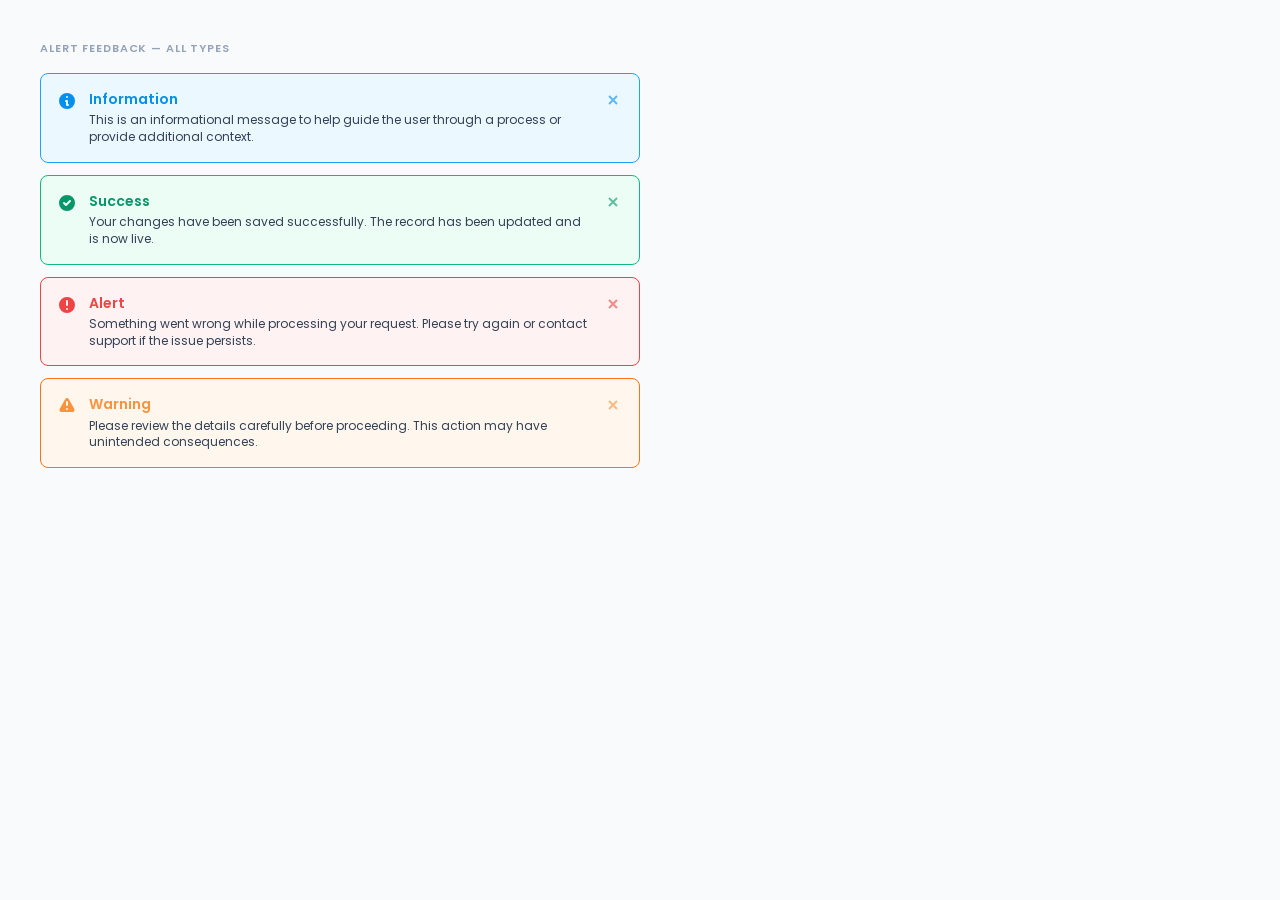
<file: components/alert/alert.html>
<!DOCTYPE html>
<html lang="en">
<head>
  <meta charset="UTF-8">
  <meta name="viewport" content="width=device-width, initial-scale=1.0">
  <title>Alert — AssetTrace Design System</title>
  <link href="https://fonts.googleapis.com/css2?family=Poppins:wght@400;500;600;700&display=swap" rel="stylesheet">
  <link rel="stylesheet" href="../../tokens/colors.css">
  <link rel="stylesheet" href="../../tokens/semantic-colors.css">
  <link rel="stylesheet" href="../../tokens/spacing.css">
  <link rel="stylesheet" href="../../tokens/typography.css">
  <link rel="stylesheet" href="alert.css">
  <style>
    body { font-family: 'Poppins', sans-serif; background: #f8fafc; padding: 32px; }
    .section { margin-bottom: 48px; }
    .section-title { font-size: 11px; font-weight: 600; color: #94a3b8; text-transform: uppercase; letter-spacing: 0.08em; margin-bottom: 16px; }
    .stack { display: flex; flex-direction: column; gap: 12px; }
  </style>
</head>
<body>

  <div class="section">
    <div class="section-title">Alert Feedback — All Types</div>
    <div class="stack">

      <!-- Information -->
      <div class="alert alert--information">
        <svg class="alert__icon" viewBox="0 0 20 20" fill="currentColor">
          <path fill-rule="evenodd" d="M18 10a8 8 0 11-16 0 8 8 0 0116 0zm-7-4a1 1 0 11-2 0 1 1 0 012 0zM9 9a1 1 0 000 2v3a1 1 0 001 1h1a1 1 0 100-2v-3a1 1 0 00-1-1H9z" clip-rule="evenodd"/>
        </svg>
        <div class="alert__body">
          <p class="alert__title">Information</p>
          <p class="alert__message">This is an informational message to help guide the user through a process or provide additional context.</p>
        </div>
        <button class="alert__close" onclick="this.closest('.alert').classList.add('alert--dismissed')" aria-label="Close">
          <svg viewBox="0 0 16 16" fill="none" stroke="currentColor" stroke-width="2"><path d="M4 4l8 8M12 4l-8 8"/></svg>
        </button>
      </div>

      <!-- Success -->
      <div class="alert alert--success">
        <svg class="alert__icon" viewBox="0 0 20 20" fill="currentColor">
          <path fill-rule="evenodd" d="M10 18a8 8 0 100-16 8 8 0 000 16zm3.707-9.293a1 1 0 00-1.414-1.414L9 10.586 7.707 9.293a1 1 0 00-1.414 1.414l2 2a1 1 0 001.414 0l4-4z" clip-rule="evenodd"/>
        </svg>
        <div class="alert__body">
          <p class="alert__title">Success</p>
          <p class="alert__message">Your changes have been saved successfully. The record has been updated and is now live.</p>
        </div>
        <button class="alert__close" onclick="this.closest('.alert').classList.add('alert--dismissed')" aria-label="Close">
          <svg viewBox="0 0 16 16" fill="none" stroke="currentColor" stroke-width="2"><path d="M4 4l8 8M12 4l-8 8"/></svg>
        </button>
      </div>

      <!-- Error / Alert -->
      <div class="alert alert--error">
        <svg class="alert__icon" viewBox="0 0 20 20" fill="currentColor">
          <path fill-rule="evenodd" d="M18 10a8 8 0 11-16 0 8 8 0 0116 0zm-7 4a1 1 0 11-2 0 1 1 0 012 0zm-1-9a1 1 0 00-1 1v4a1 1 0 102 0V6a1 1 0 00-1-1z" clip-rule="evenodd"/>
        </svg>
        <div class="alert__body">
          <p class="alert__title">Alert</p>
          <p class="alert__message">Something went wrong while processing your request. Please try again or contact support if the issue persists.</p>
        </div>
        <button class="alert__close" onclick="this.closest('.alert').classList.add('alert--dismissed')" aria-label="Close">
          <svg viewBox="0 0 16 16" fill="none" stroke="currentColor" stroke-width="2"><path d="M4 4l8 8M12 4l-8 8"/></svg>
        </button>
      </div>

      <!-- Warning -->
      <div class="alert alert--warning">
        <svg class="alert__icon" viewBox="0 0 20 20" fill="currentColor">
          <path fill-rule="evenodd" d="M8.257 3.099c.765-1.36 2.722-1.36 3.486 0l5.58 9.92c.75 1.334-.213 2.98-1.742 2.98H4.42c-1.53 0-2.493-1.646-1.743-2.98l5.58-9.92zM11 13a1 1 0 11-2 0 1 1 0 012 0zm-1-8a1 1 0 00-1 1v3a1 1 0 002 0V6a1 1 0 00-1-1z" clip-rule="evenodd"/>
        </svg>
        <div class="alert__body">
          <p class="alert__title">Warning</p>
          <p class="alert__message">Please review the details carefully before proceeding. This action may have unintended consequences.</p>
        </div>
        <button class="alert__close" onclick="this.closest('.alert').classList.add('alert--dismissed')" aria-label="Close">
          <svg viewBox="0 0 16 16" fill="none" stroke="currentColor" stroke-width="2"><path d="M4 4l8 8M12 4l-8 8"/></svg>
        </button>
      </div>

    </div>
  </div>

</body>
</html>
</file>
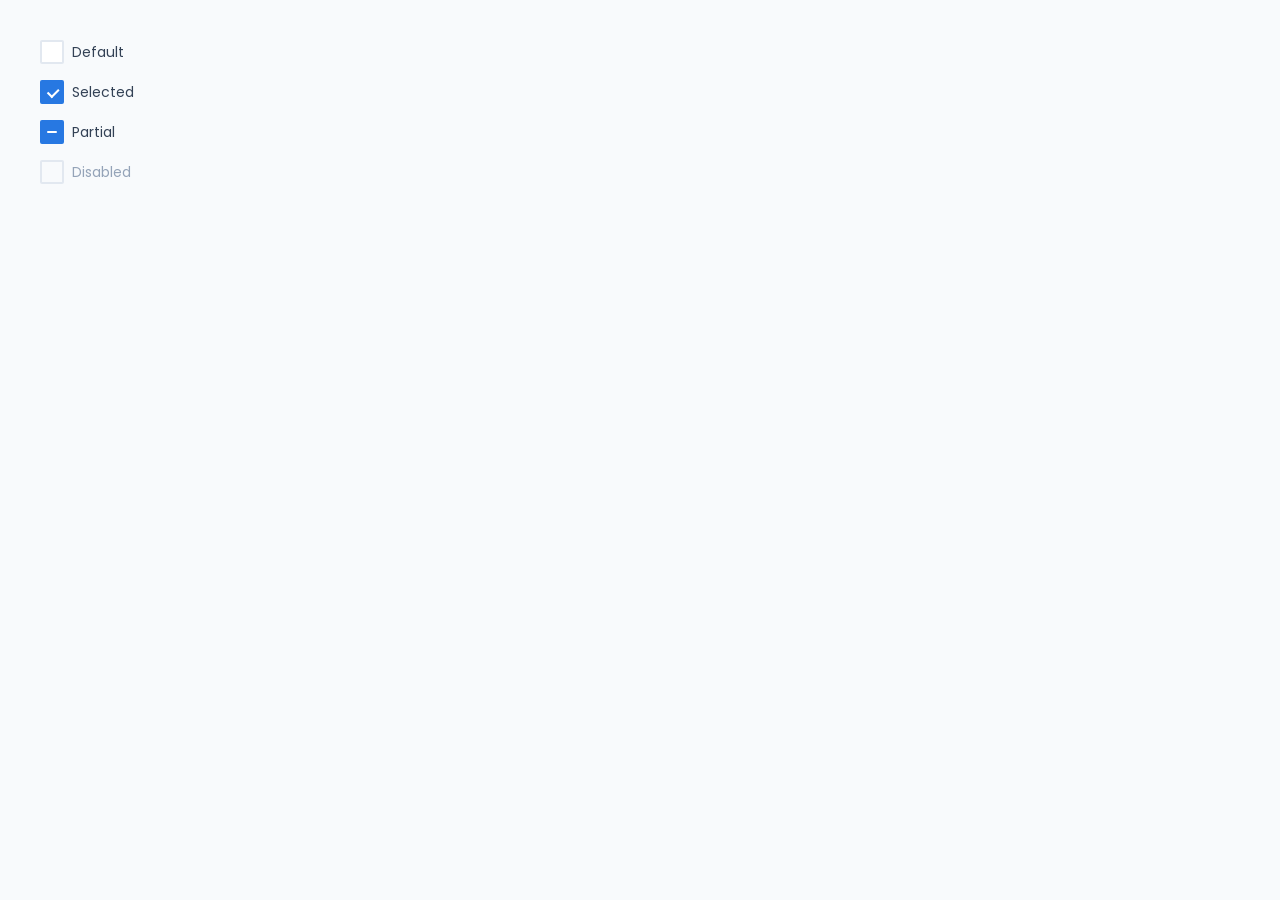
<file: components/checkbox/checkbox.html>
<!DOCTYPE html>
<html lang="en">
<head>
  <meta charset="UTF-8">
  <title>Checkbox — AssetTrace Design System</title>
  <link href="https://fonts.googleapis.com/css2?family=Poppins:wght@400;500;600;700&display=swap" rel="stylesheet">
  <link rel="stylesheet" href="../../tokens/colors.css">
  <link rel="stylesheet" href="../../tokens/semantic-colors.css">
  <link rel="stylesheet" href="../../tokens/spacing.css">
  <link rel="stylesheet" href="../../tokens/typography.css">
  <link rel="stylesheet" href="checkbox.css">
  <style>body{font-family:'Poppins',sans-serif;background:#f8fafc;padding:32px}.col{display:flex;flex-direction:column;gap:16px}</style>
</head>
<body>
  <div class="col">
    <label class="checkbox-wrapper"><input type="checkbox"><div class="checkbox"></div><span class="checkbox-label">Default</span></label>
    <label class="checkbox-wrapper"><input type="checkbox" checked><div class="checkbox checkbox--selected"></div><span class="checkbox-label">Selected</span></label>
    <label class="checkbox-wrapper"><input type="checkbox"><div class="checkbox checkbox--partial"></div><span class="checkbox-label">Partial</span></label>
    <label class="checkbox-wrapper checkbox-wrapper--disabled"><input type="checkbox" disabled><div class="checkbox checkbox--disabled"></div><span class="checkbox-label">Disabled</span></label>
  </div>
</body></html>
</file>
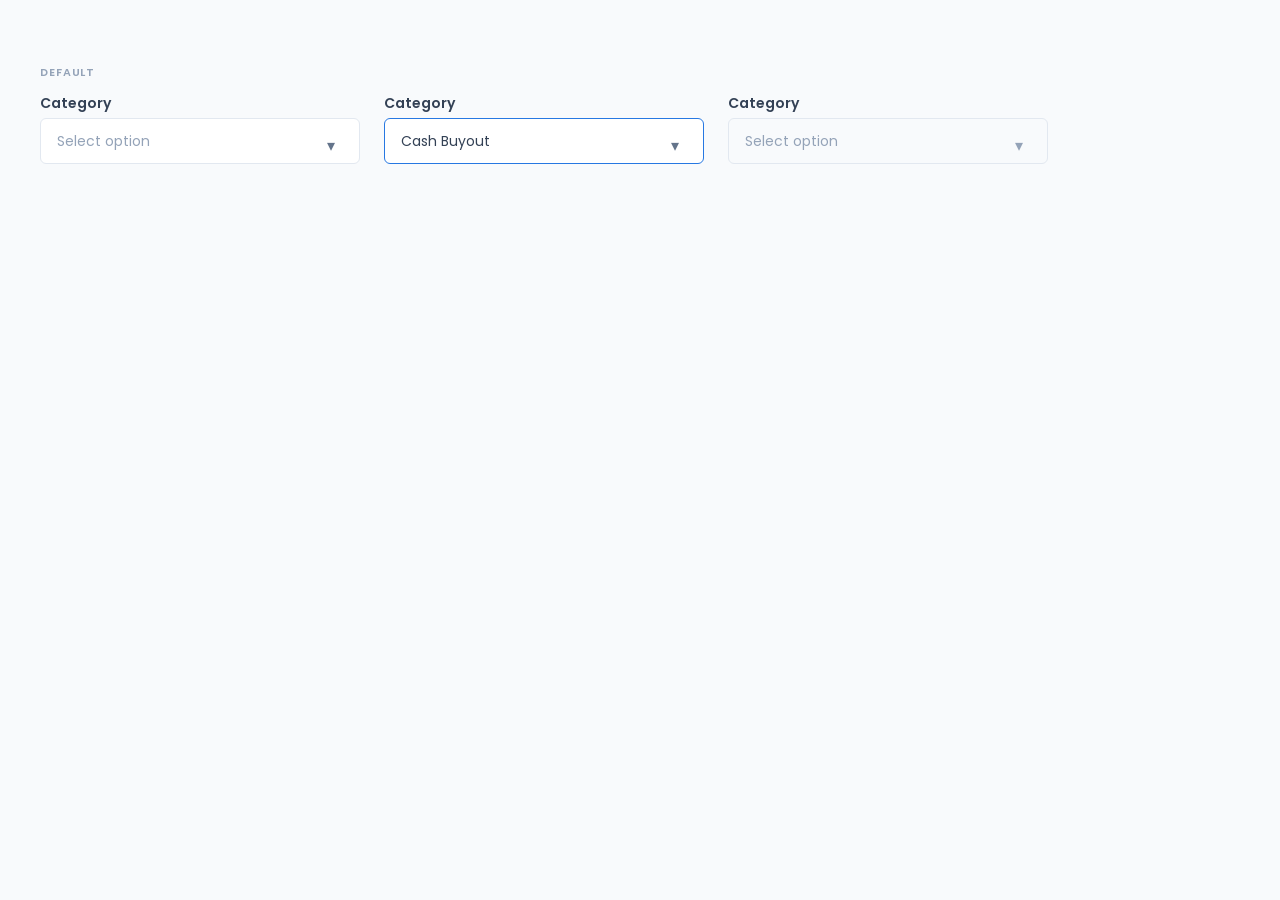
<file: components/dropdown/dropdown.html>
<!DOCTYPE html>
<html lang="en">
<head>
  <meta charset="UTF-8">
  <title>Dropdown — AssetTrace Design System</title>
  <link href="https://fonts.googleapis.com/css2?family=Poppins:wght@400;500;600;700&display=swap" rel="stylesheet">
  <link rel="stylesheet" href="../../tokens/colors.css">
  <link rel="stylesheet" href="../../tokens/semantic-colors.css">
  <link rel="stylesheet" href="../../tokens/spacing.css">
  <link rel="stylesheet" href="../../tokens/typography.css">
  <link rel="stylesheet" href="dropdown.css">
  <style>body{font-family:'Poppins',sans-serif;background:#f8fafc;padding:32px}.grid{display:flex;flex-wrap:wrap;gap:24px}.s{font-size:11px;font-weight:600;color:#94a3b8;text-transform:uppercase;letter-spacing:.08em;margin:24px 0 12px}</style>
</head>
<body>
  <div class="s">Default</div>
  <div class="grid">
    <div class="dropdown-group"><label class="dropdown-group__label">Category</label><div class="dropdown"><span class="dropdown__text">Select option</span><span class="dropdown__arrow">▾</span></div></div>
    <div class="dropdown-group"><label class="dropdown-group__label">Category</label><div class="dropdown dropdown--selected"><span class="dropdown__text dropdown__text--selected">Cash Buyout</span><span class="dropdown__arrow">▾</span></div></div>
    <div class="dropdown-group"><label class="dropdown-group__label">Category</label><div class="dropdown dropdown--disable"><span class="dropdown__text">Select option</span><span class="dropdown__arrow">▾</span></div></div>
  </div>
</body></html>
</file>
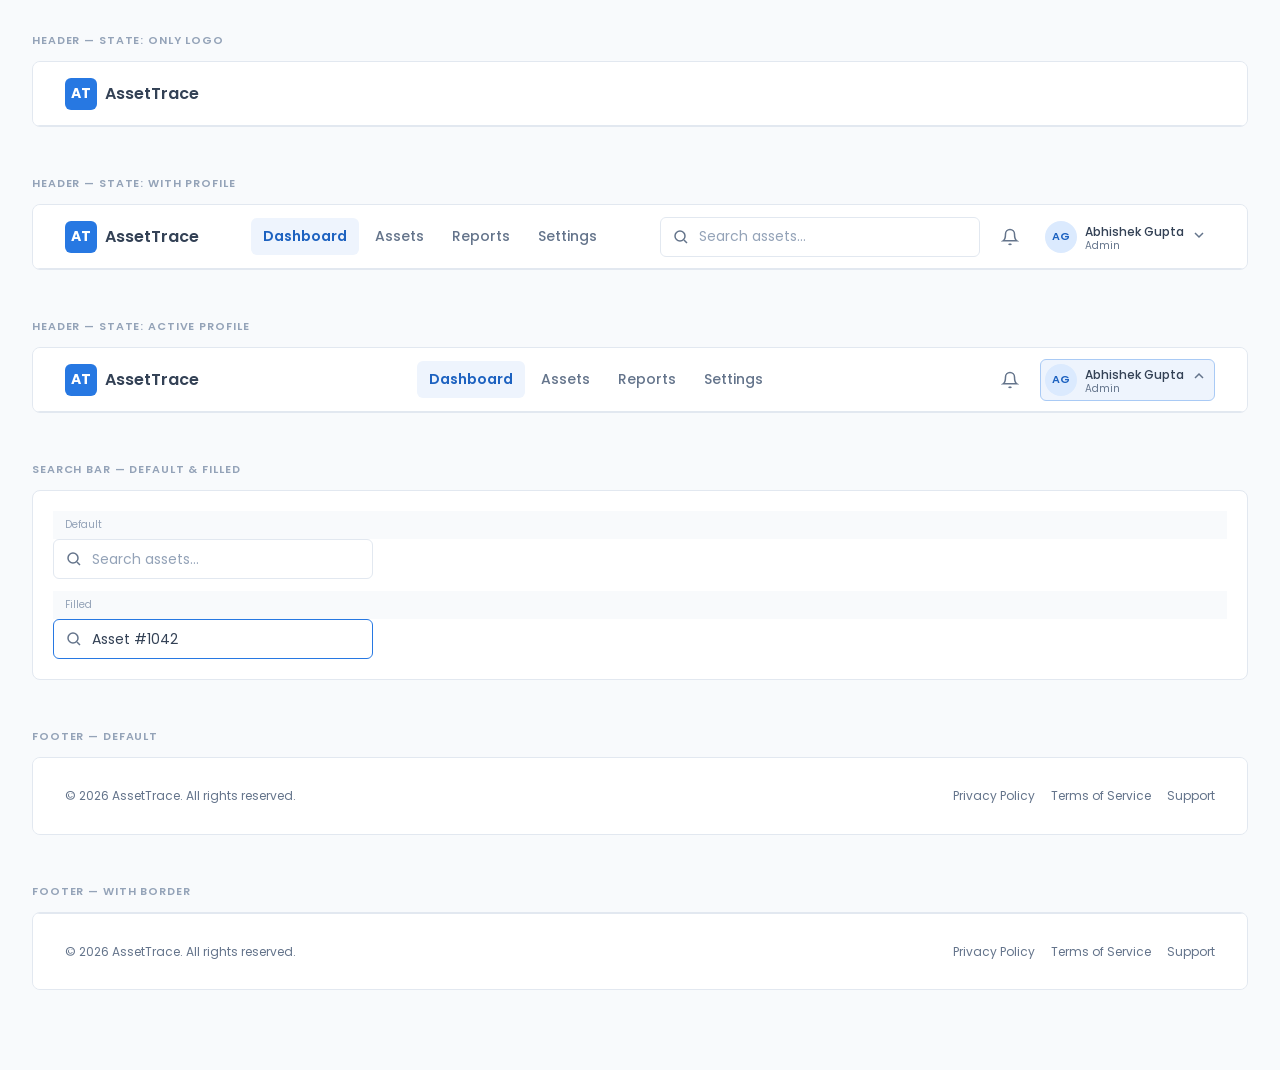
<file: components/header-footer/header-footer.html>
<!DOCTYPE html>
<html lang="en">
<head>
  <meta charset="UTF-8">
  <meta name="viewport" content="width=device-width, initial-scale=1.0">
  <title>Header & Footer — AssetTrace Design System</title>
  <link href="https://fonts.googleapis.com/css2?family=Poppins:wght@400;500;600;700&display=swap" rel="stylesheet">
  <link rel="stylesheet" href="../../tokens/colors.css">
  <link rel="stylesheet" href="../../tokens/semantic-colors.css">
  <link rel="stylesheet" href="../../tokens/spacing.css">
  <link rel="stylesheet" href="../../tokens/typography.css">
  <link rel="stylesheet" href="header-footer.css">
  <style>
    body { font-family: 'Poppins', sans-serif; background: #f8fafc; padding: 32px; margin: 0; }
    .section { margin-bottom: 48px; }
    .section-title { font-size: 11px; font-weight: 600; color: #94a3b8; text-transform: uppercase; letter-spacing: 0.08em; margin-bottom: 12px; }
    .demo-box { border: 1px solid #e2e8f0; border-radius: 8px; overflow: hidden; }
    .demo-label { font-size: 10px; color: #94a3b8; padding: 6px 12px; background: #f8fafc; }
  </style>
</head>
<body>

  <!-- HEADER: Only Logo -->
  <div class="section">
    <div class="section-title">Header — State: Only Logo</div>
    <div class="demo-box">
      <header class="header">
        <a href="#" class="header__logo">
          <div class="header__logo-mark">AT</div>
          <span class="header__logo-name">AssetTrace</span>
        </a>
      </header>
    </div>
  </div>

  <!-- HEADER: With Profile -->
  <div class="section">
    <div class="section-title">Header — State: With Profile</div>
    <div class="demo-box">
      <header class="header">
        <a href="#" class="header__logo">
          <div class="header__logo-mark">AT</div>
          <span class="header__logo-name">AssetTrace</span>
        </a>

        <nav class="header__nav">
          <a href="#" class="header__nav-link header__nav-link--active">Dashboard</a>
          <a href="#" class="header__nav-link">Assets</a>
          <a href="#" class="header__nav-link">Reports</a>
          <a href="#" class="header__nav-link">Settings</a>
        </nav>

        <div class="header__actions">
          <div class="search-bar">
            <span class="search-bar__icon">
              <svg viewBox="0 0 16 16" fill="none" stroke="currentColor" stroke-width="1.5">
                <circle cx="7" cy="7" r="5"/><path d="M11 11l3 3"/>
              </svg>
            </span>
            <input class="search-bar__input" type="text" placeholder="Search assets…">
          </div>

          <button class="header__icon-btn" aria-label="Notifications">
            <svg viewBox="0 0 24 24" fill="none" stroke="currentColor" stroke-width="2">
              <path d="M18 8A6 6 0 006 8c0 7-3 9-3 9h18s-3-2-3-9M13.73 21a2 2 0 01-3.46 0"/>
            </svg>
          </button>

          <div class="header__profile">
            <div class="avatar avatar--text avatar--sm" style="width:32px;height:32px;border-radius:50%;background:#dbeafe;color:#1d62c0;font-size:11px;font-weight:600;display:inline-flex;align-items:center;justify-content:center;font-family:'Poppins',sans-serif;">AG</div>
            <div class="header__profile-info">
              <div class="header__profile-name">Abhishek Gupta</div>
              <div class="header__profile-role">Admin</div>
            </div>
            <span class="header__profile-chevron">
              <svg viewBox="0 0 14 14" fill="none" stroke="currentColor" stroke-width="1.5"><path d="M3 5l4 4 4-4"/></svg>
            </span>
          </div>
        </div>
      </header>
    </div>
  </div>

  <!-- HEADER: Active Profile -->
  <div class="section">
    <div class="section-title">Header — State: Active Profile</div>
    <div class="demo-box">
      <header class="header">
        <a href="#" class="header__logo">
          <div class="header__logo-mark">AT</div>
          <span class="header__logo-name">AssetTrace</span>
        </a>

        <nav class="header__nav">
          <a href="#" class="header__nav-link header__nav-link--active">Dashboard</a>
          <a href="#" class="header__nav-link">Assets</a>
          <a href="#" class="header__nav-link">Reports</a>
          <a href="#" class="header__nav-link">Settings</a>
        </nav>

        <div class="header__actions">
          <button class="header__icon-btn" aria-label="Notifications">
            <svg viewBox="0 0 24 24" fill="none" stroke="currentColor" stroke-width="2">
              <path d="M18 8A6 6 0 006 8c0 7-3 9-3 9h18s-3-2-3-9M13.73 21a2 2 0 01-3.46 0"/>
            </svg>
          </button>

          <div class="header__profile header__profile--active">
            <div style="width:32px;height:32px;border-radius:50%;background:#dbeafe;color:#1d62c0;font-size:11px;font-weight:600;display:inline-flex;align-items:center;justify-content:center;font-family:'Poppins',sans-serif;">AG</div>
            <div class="header__profile-info">
              <div class="header__profile-name">Abhishek Gupta</div>
              <div class="header__profile-role">Admin</div>
            </div>
            <span class="header__profile-chevron">
              <svg viewBox="0 0 14 14" fill="none" stroke="currentColor" stroke-width="1.5"><path d="M3 7l4-4 4 4"/></svg>
            </span>
          </div>
        </div>
      </header>
    </div>
  </div>

  <!-- SEARCH BAR states -->
  <div class="section">
    <div class="section-title">Search Bar — Default &amp; Filled</div>
    <div style="display:flex;flex-direction:column;gap:12px;padding:20px;background:#fff;border-radius:8px;border:1px solid #e2e8f0;">
      <div>
        <div class="demo-label">Default</div>
        <div class="search-bar">
          <span class="search-bar__icon"><svg viewBox="0 0 16 16" fill="none" stroke="currentColor" stroke-width="1.5"><circle cx="7" cy="7" r="5"/><path d="M11 11l3 3"/></svg></span>
          <input class="search-bar__input" type="text" placeholder="Search assets…">
        </div>
      </div>
      <div>
        <div class="demo-label">Filled</div>
        <div class="search-bar search-bar--filled">
          <span class="search-bar__icon"><svg viewBox="0 0 16 16" fill="none" stroke="currentColor" stroke-width="1.5"><circle cx="7" cy="7" r="5"/><path d="M11 11l3 3"/></svg></span>
          <input class="search-bar__input" type="text" value="Asset #1042">
        </div>
      </div>
    </div>
  </div>

  <!-- FOOTER: Default -->
  <div class="section">
    <div class="section-title">Footer — Default</div>
    <div class="demo-box">
      <footer class="footer">
        <span class="footer__copyright">© 2026 AssetTrace. All rights reserved.</span>
        <nav class="footer__links">
          <a href="#" class="footer__link">Privacy Policy</a>
          <a href="#" class="footer__link">Terms of Service</a>
          <a href="#" class="footer__link">Support</a>
        </nav>
      </footer>
    </div>
  </div>

  <!-- FOOTER: With Border -->
  <div class="section">
    <div class="section-title">Footer — With Border</div>
    <div class="demo-box">
      <footer class="footer footer--with-border">
        <span class="footer__copyright">© 2026 AssetTrace. All rights reserved.</span>
        <nav class="footer__links">
          <a href="#" class="footer__link">Privacy Policy</a>
          <a href="#" class="footer__link">Terms of Service</a>
          <a href="#" class="footer__link">Support</a>
        </nav>
      </footer>
    </div>
  </div>

</body>
</html>
</file>
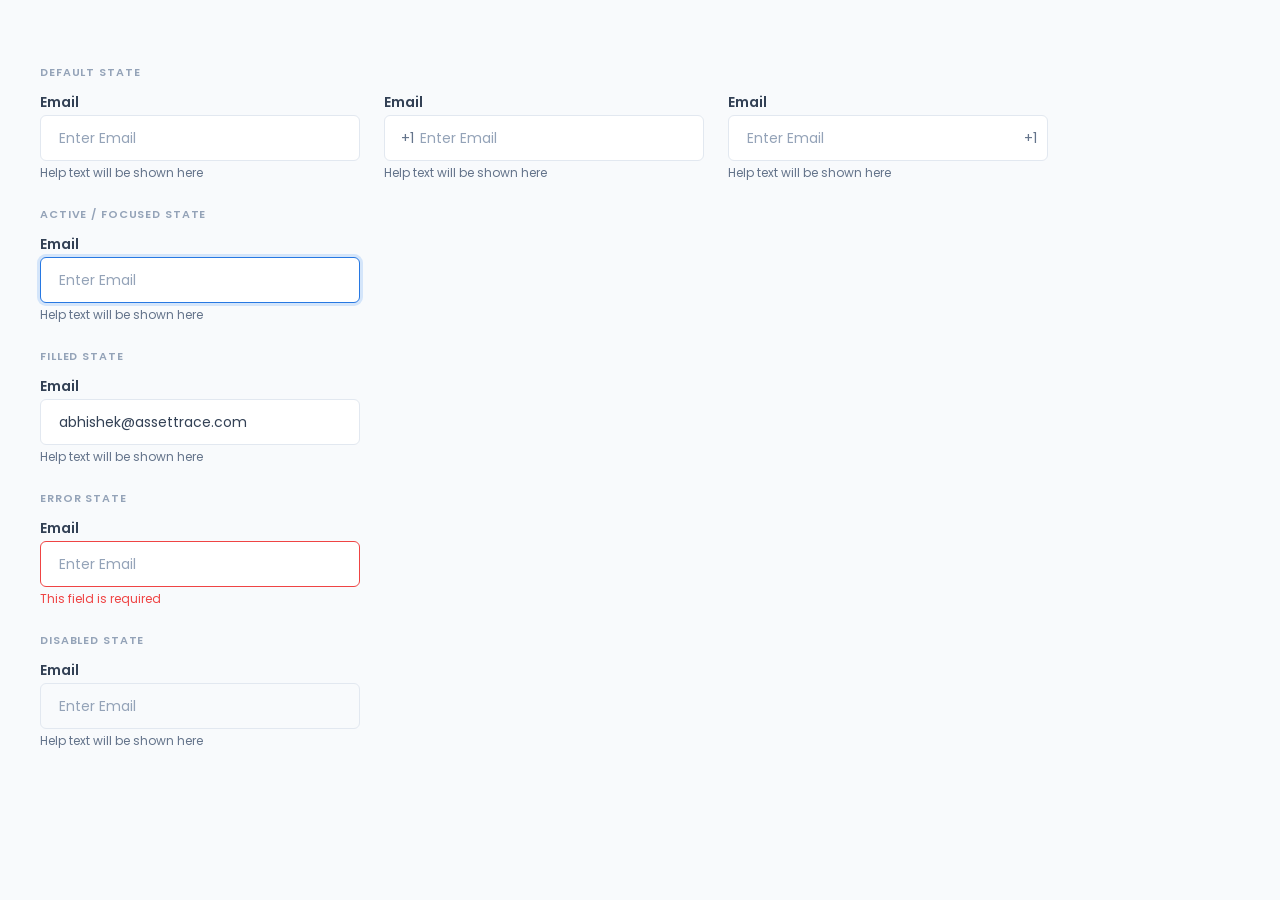
<file: components/input/input.html>
<!DOCTYPE html>
<html lang="en">
<head>
  <meta charset="UTF-8">
  <title>Input — AssetTrace Design System</title>
  <link href="https://fonts.googleapis.com/css2?family=Poppins:wght@400;500;600;700&display=swap" rel="stylesheet">
  <link rel="stylesheet" href="../../tokens/colors.css">
  <link rel="stylesheet" href="../../tokens/semantic-colors.css">
  <link rel="stylesheet" href="../../tokens/spacing.css">
  <link rel="stylesheet" href="../../tokens/typography.css">
  <link rel="stylesheet" href="input.css">
  <style>
    body { font-family: 'Poppins',sans-serif; background:#f8fafc; padding:32px; }
    .grid { display:flex; flex-wrap:wrap; gap:24px; }
    .section-title { font-size:11px; font-weight:600; color:#94a3b8; text-transform:uppercase; letter-spacing:.08em; margin:24px 0 12px; }
  </style>
</head>
<body>

  <div class="section-title">Default State</div>
  <div class="grid">
    <div class="input-group">
      <label class="input-group__label">Email</label>
      <div class="input-field"><input type="text" placeholder="Enter Email"></div>
      <span class="input-group__helper">Help text will be shown here</span>
    </div>
    <div class="input-group">
      <label class="input-group__label">Email</label>
      <div class="input-field"><span class="input-field__prefix">+1</span><input type="text" placeholder="Enter Email"></div>
      <span class="input-group__helper">Help text will be shown here</span>
    </div>
    <div class="input-group">
      <label class="input-group__label">Email</label>
      <div class="input-field"><input type="text" placeholder="Enter Email"><span class="input-field__suffix">+1</span></div>
      <span class="input-group__helper">Help text will be shown here</span>
    </div>
  </div>

  <div class="section-title">Active / Focused State</div>
  <div class="grid">
    <div class="input-group input-group--active">
      <label class="input-group__label">Email</label>
      <div class="input-field"><input type="text" placeholder="Enter Email"></div>
      <span class="input-group__helper">Help text will be shown here</span>
    </div>
  </div>

  <div class="section-title">Filled State</div>
  <div class="grid">
    <div class="input-group">
      <label class="input-group__label">Email</label>
      <div class="input-field"><input type="text" value="abhishek@assettrace.com"></div>
      <span class="input-group__helper">Help text will be shown here</span>
    </div>
  </div>

  <div class="section-title">Error State</div>
  <div class="grid">
    <div class="input-group input-group--error">
      <label class="input-group__label">Email</label>
      <div class="input-field"><input type="text" placeholder="Enter Email"></div>
      <span class="input-group__helper">This field is required</span>
    </div>
  </div>

  <div class="section-title">Disabled State</div>
  <div class="grid">
    <div class="input-group input-group--disable">
      <label class="input-group__label">Email</label>
      <div class="input-field"><input type="text" placeholder="Enter Email" disabled></div>
      <span class="input-group__helper">Help text will be shown here</span>
    </div>
  </div>

</body>
</html>
</file>
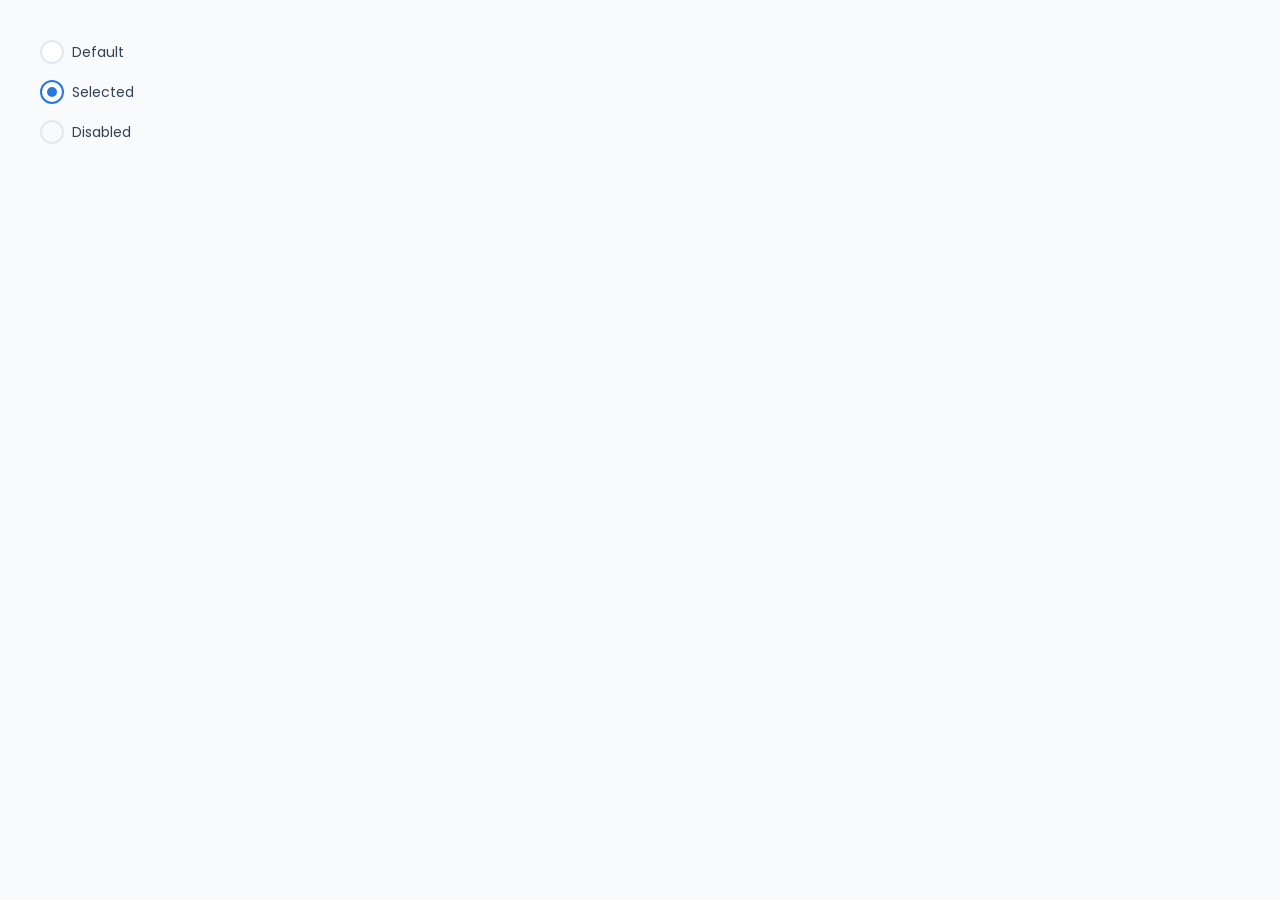
<file: components/radio-button/radio-button.html>
<!DOCTYPE html>
<html lang="en">
<head>
  <meta charset="UTF-8">
  <title>Radio Button — AssetTrace Design System</title>
  <link href="https://fonts.googleapis.com/css2?family=Poppins:wght@400;500;600;700&display=swap" rel="stylesheet">
  <link rel="stylesheet" href="../../tokens/colors.css">
  <link rel="stylesheet" href="../../tokens/semantic-colors.css">
  <link rel="stylesheet" href="../../tokens/spacing.css">
  <link rel="stylesheet" href="../../tokens/typography.css">
  <link rel="stylesheet" href="radio-button.css">
  <style>body{font-family:'Poppins',sans-serif;background:#f8fafc;padding:32px}.col{display:flex;flex-direction:column;gap:16px}</style>
</head>
<body>
  <div class="col">
    <label class="radio-wrapper"><input type="radio" name="r"><div class="radio"></div><span class="radio-label">Default</span></label>
    <label class="radio-wrapper"><input type="radio" name="r"><div class="radio radio--selected"></div><span class="radio-label">Selected</span></label>
    <label class="radio-wrapper"><input type="radio" name="r" disabled><div class="radio radio--disabled"></div><span class="radio-label">Disabled</span></label>
  </div>
</body></html>
</file>
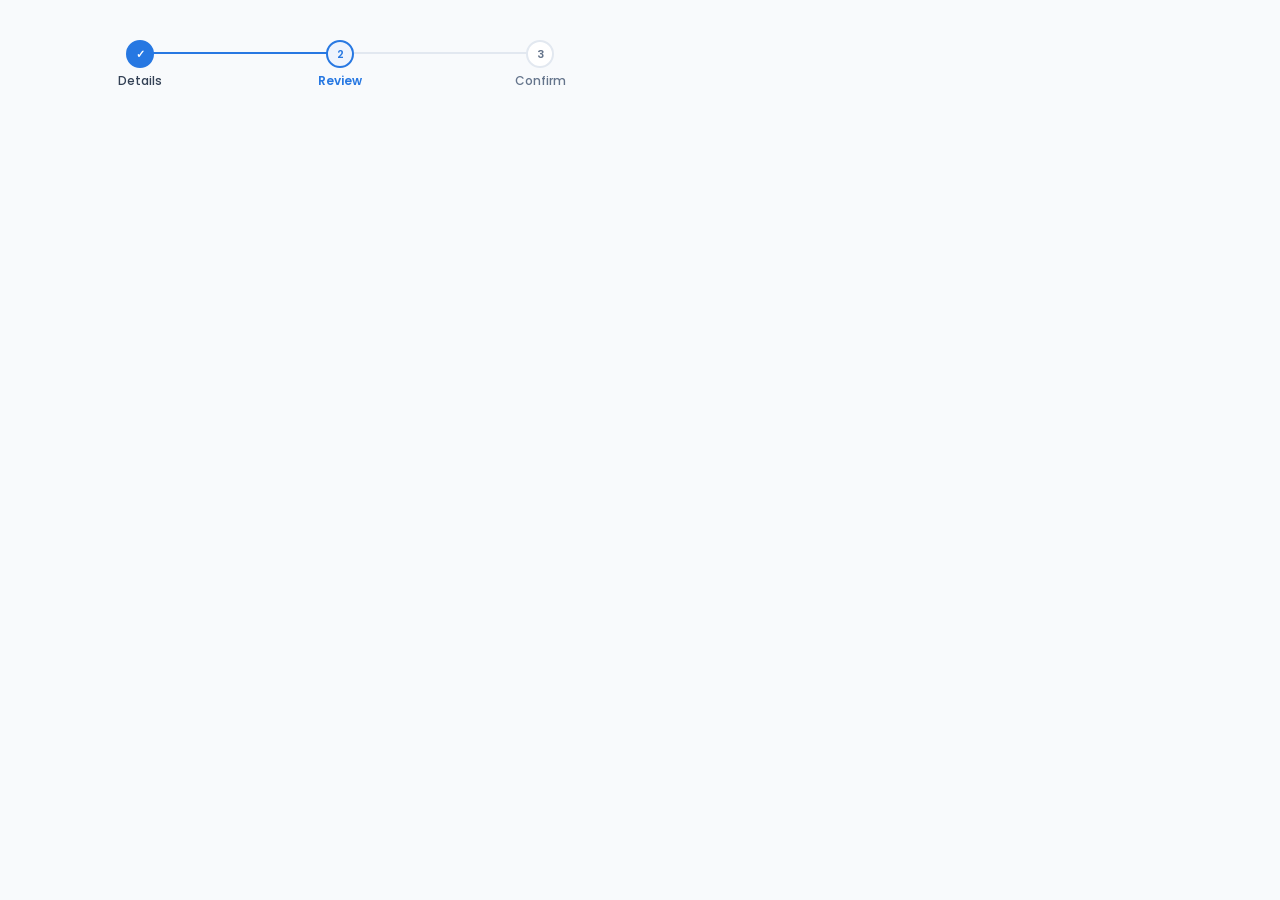
<file: components/stepper/stepper.html>
<!DOCTYPE html>
<html lang="en">
<head>
  <meta charset="UTF-8">
  <title>Stepper — AssetTrace Design System</title>
  <link href="https://fonts.googleapis.com/css2?family=Poppins:wght@400;500;600;700&display=swap" rel="stylesheet">
  <link rel="stylesheet" href="../../tokens/colors.css">
  <link rel="stylesheet" href="../../tokens/semantic-colors.css">
  <link rel="stylesheet" href="../../tokens/spacing.css">
  <link rel="stylesheet" href="../../tokens/typography.css">
  <link rel="stylesheet" href="stepper.css">
  <style>body{font-family:'Poppins',sans-serif;background:#f8fafc;padding:32px;max-width:600px}</style>
</head>
<body>
  <div class="stepper">
    <div class="stepper__step stepper__step--completed">
      <div class="stepper__circle">✓</div>
      <span class="stepper__label">Details</span>
    </div>
    <div class="stepper__step stepper__step--active">
      <div class="stepper__circle">2</div>
      <span class="stepper__label">Review</span>
    </div>
    <div class="stepper__step">
      <div class="stepper__circle">3</div>
      <span class="stepper__label">Confirm</span>
    </div>
  </div>
</body></html>
</file>
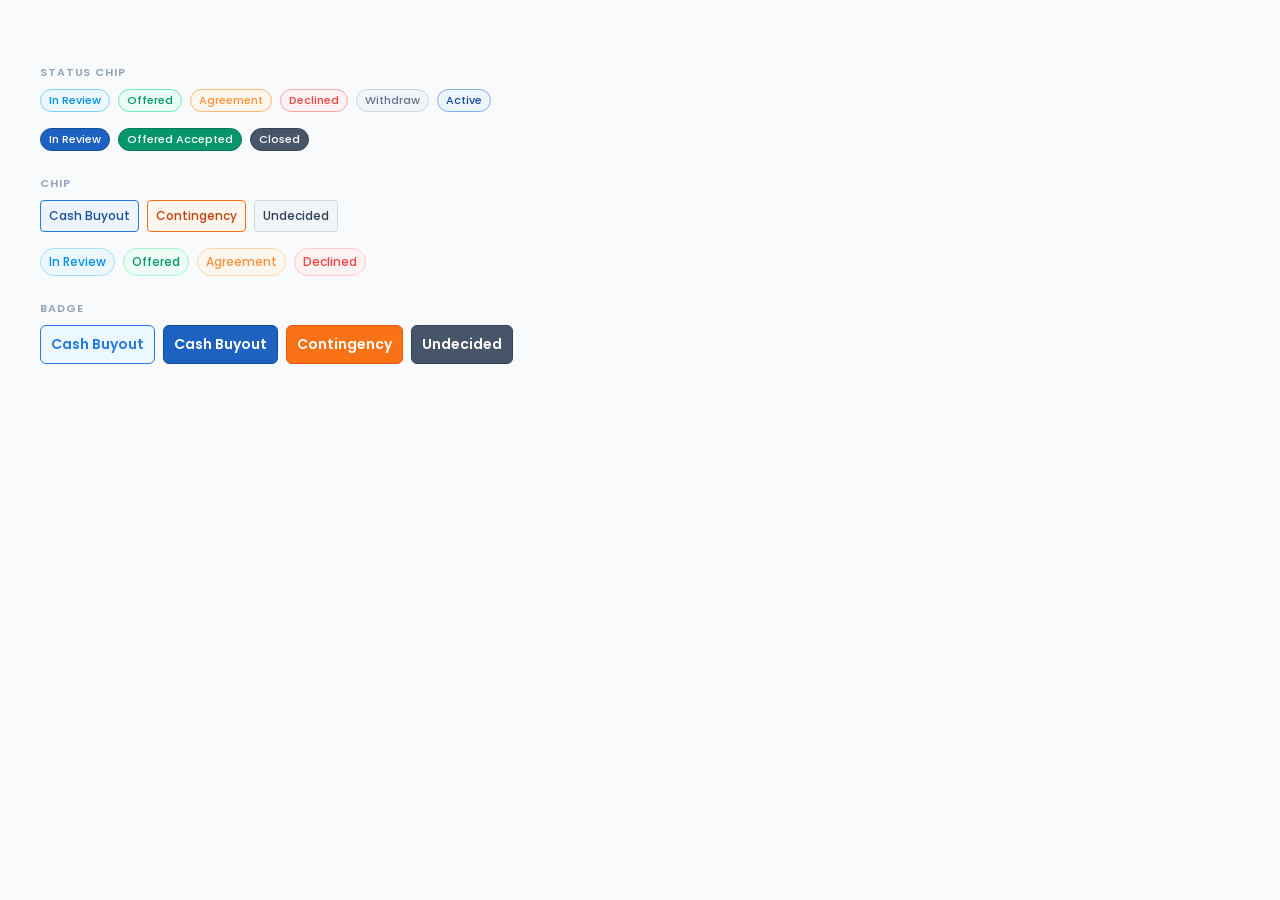
<file: components/tags/tags.html>
<!DOCTYPE html>
<html lang="en">
<head>
  <meta charset="UTF-8">
  <title>Tags — AssetTrace Design System</title>
  <link href="https://fonts.googleapis.com/css2?family=Poppins:wght@400;500;600;700&display=swap" rel="stylesheet">
  <link rel="stylesheet" href="../../tokens/colors.css">
  <link rel="stylesheet" href="../../tokens/semantic-colors.css">
  <link rel="stylesheet" href="../../tokens/spacing.css">
  <link rel="stylesheet" href="../../tokens/typography.css">
  <link rel="stylesheet" href="tags.css">
  <style>body{font-family:'Poppins',sans-serif;background:#f8fafc;padding:32px}.row{display:flex;flex-wrap:wrap;gap:8px;margin-bottom:16px}.s{font-size:11px;font-weight:600;color:#94a3b8;text-transform:uppercase;letter-spacing:.08em;margin:24px 0 8px}</style>
</head>
<body>
  <div class="s">Status Chip</div>
  <div class="row">
    <span class="status-chip status-chip--blue">In Review</span>
    <span class="status-chip status-chip--green">Offered</span>
    <span class="status-chip status-chip--orange">Agreement</span>
    <span class="status-chip status-chip--red">Declined</span>
    <span class="status-chip status-chip--grey">Withdraw</span>
    <span class="status-chip status-chip--brand">Active</span>
  </div>
  <div class="row">
    <span class="status-chip status-chip--blue-dark">In Review</span>
    <span class="status-chip status-chip--green-dark">Offered Accepted</span>
    <span class="status-chip status-chip--grey-dark">Closed</span>
  </div>
  <div class="s">Chip</div>
  <div class="row">
    <span class="chip chip--blue">Cash Buyout</span>
    <span class="chip chip--orange">Contingency</span>
    <span class="chip chip--grey">Undecided</span>
  </div>
  <div class="row">
    <span class="chip chip--round chip--blue">In Review</span>
    <span class="chip chip--round chip--green">Offered</span>
    <span class="chip chip--round chip--orange">Agreement</span>
    <span class="chip chip--round chip--red">Declined</span>
  </div>
  <div class="s">Badge</div>
  <div class="row">
    <span class="badge">Cash Buyout</span>
    <span class="badge badge--filled-blue">Cash Buyout</span>
    <span class="badge badge--filled-orange">Contingency</span>
    <span class="badge badge--filled-grey">Undecided</span>
  </div>
</body></html>
</file>
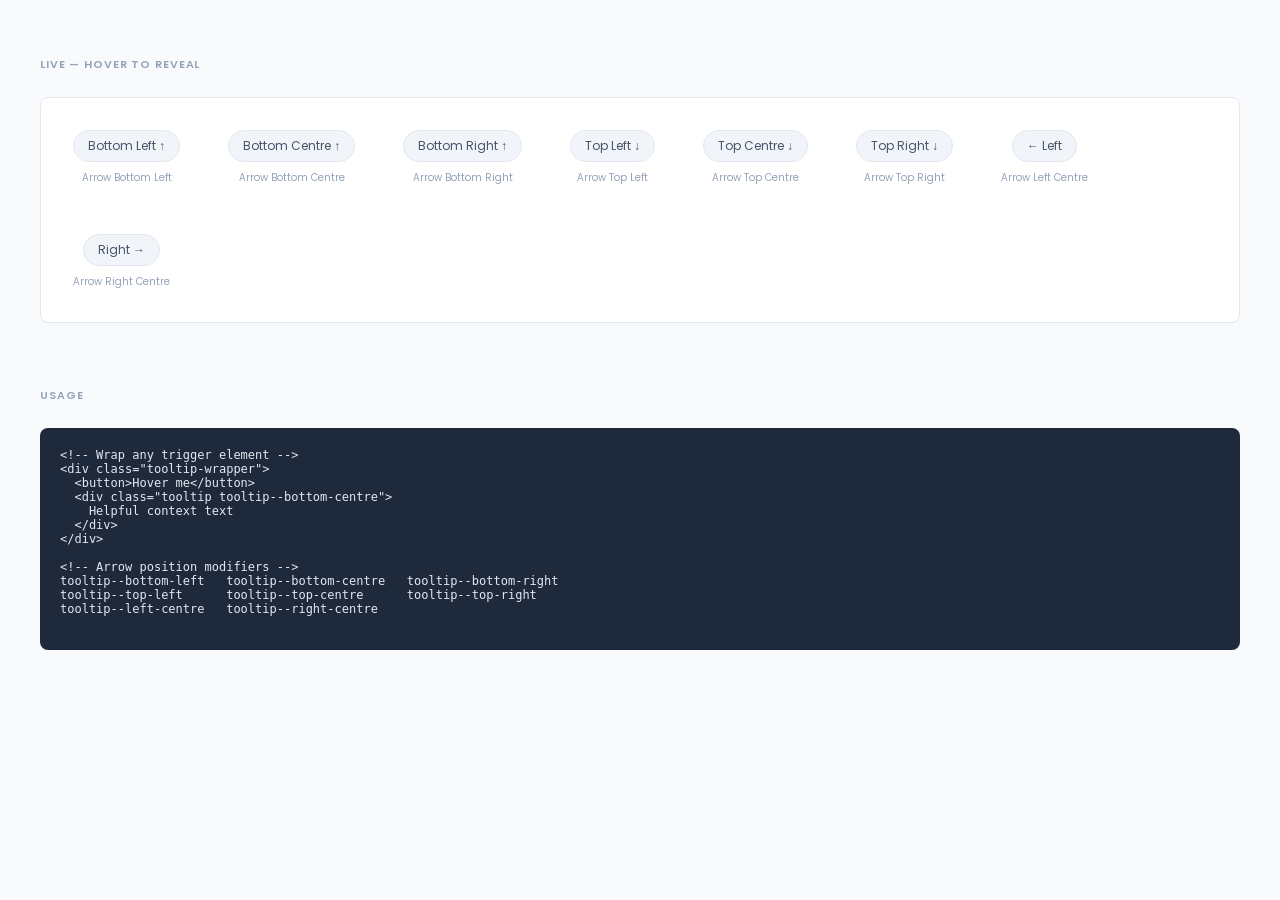
<file: components/tooltip/tooltip.html>
<!DOCTYPE html>
<html lang="en">
<head>
  <meta charset="UTF-8">
  <meta name="viewport" content="width=device-width, initial-scale=1.0">
  <title>Tooltip — AssetTrace Design System</title>
  <link href="https://fonts.googleapis.com/css2?family=Poppins:wght@400;500;600;700&display=swap" rel="stylesheet">
  <link rel="stylesheet" href="../../tokens/colors.css">
  <link rel="stylesheet" href="../../tokens/semantic-colors.css">
  <link rel="stylesheet" href="../../tokens/spacing.css">
  <link rel="stylesheet" href="../../tokens/typography.css">
  <link rel="stylesheet" href="tooltip.css">
  <style>
    body { font-family: 'Poppins', sans-serif; background: #f8fafc; padding: 48px 32px; }
    .section { margin-bottom: 64px; }
    .section-title { font-size: 11px; font-weight: 600; color: #94a3b8; text-transform: uppercase; letter-spacing: 0.08em; margin-bottom: 24px; }
    .grid { display: flex; flex-wrap: wrap; gap: 48px; align-items: center; padding: 32px; background: #fff; border-radius: 8px; border: 1px solid #e2e8f0; }
    .col { display: flex; flex-direction: column; align-items: center; gap: 8px; }
    .col-label { font-size: 10px; color: #94a3b8; }
    /* Static override for display */
    .tooltip-demo { position: relative; display: inline-block; padding: 90px 40px; }
    .tooltip-demo .tooltip { opacity: 1; visibility: visible; }
    .trigger-pill {
      display: inline-flex; align-items: center; justify-content: center;
      padding: 6px 14px; background: #f1f5f9; border-radius: 20px;
      font-size: 12px; color: #475569; border: 1px solid #e2e8f0; cursor: default;
    }
  </style>
</head>
<body>

  <!-- LIVE HOVER DEMO -->
  <div class="section">
    <div class="section-title">Live — Hover to reveal</div>
    <div class="grid">
      <div class="col">
        <div class="tooltip-wrapper">
          <span class="trigger-pill">Bottom Left ↑</span>
          <div class="tooltip tooltip--bottom-left">Tooltip text here</div>
        </div>
        <span class="col-label">Arrow Bottom Left</span>
      </div>
      <div class="col">
        <div class="tooltip-wrapper">
          <span class="trigger-pill">Bottom Centre ↑</span>
          <div class="tooltip tooltip--bottom-centre">Tooltip text here</div>
        </div>
        <span class="col-label">Arrow Bottom Centre</span>
      </div>
      <div class="col">
        <div class="tooltip-wrapper">
          <span class="trigger-pill">Bottom Right ↑</span>
          <div class="tooltip tooltip--bottom-right">Tooltip text here</div>
        </div>
        <span class="col-label">Arrow Bottom Right</span>
      </div>
      <div class="col">
        <div class="tooltip-wrapper">
          <span class="trigger-pill">Top Left ↓</span>
          <div class="tooltip tooltip--top-left">Tooltip text here</div>
        </div>
        <span class="col-label">Arrow Top Left</span>
      </div>
      <div class="col">
        <div class="tooltip-wrapper">
          <span class="trigger-pill">Top Centre ↓</span>
          <div class="tooltip tooltip--top-centre">Tooltip text here</div>
        </div>
        <span class="col-label">Arrow Top Centre</span>
      </div>
      <div class="col">
        <div class="tooltip-wrapper">
          <span class="trigger-pill">Top Right ↓</span>
          <div class="tooltip tooltip--top-right">Tooltip text here</div>
        </div>
        <span class="col-label">Arrow Top Right</span>
      </div>
      <div class="col">
        <div class="tooltip-wrapper">
          <span class="trigger-pill">← Left</span>
          <div class="tooltip tooltip--left-centre">Tooltip text</div>
        </div>
        <span class="col-label">Arrow Left Centre</span>
      </div>
      <div class="col">
        <div class="tooltip-wrapper">
          <span class="trigger-pill">Right →</span>
          <div class="tooltip tooltip--right-centre">Tooltip text</div>
        </div>
        <span class="col-label">Arrow Right Centre</span>
      </div>
    </div>
  </div>

  <!-- USAGE NOTE -->
  <div class="section">
    <div class="section-title">Usage</div>
    <pre style="background:#1e293b;color:#e2e8f0;padding:20px;border-radius:8px;font-size:12px;overflow-x:auto;">
&lt;!-- Wrap any trigger element --&gt;
&lt;div class="tooltip-wrapper"&gt;
  &lt;button&gt;Hover me&lt;/button&gt;
  &lt;div class="tooltip tooltip--bottom-centre"&gt;
    Helpful context text
  &lt;/div&gt;
&lt;/div&gt;

&lt;!-- Arrow position modifiers --&gt;
tooltip--bottom-left   tooltip--bottom-centre   tooltip--bottom-right
tooltip--top-left      tooltip--top-centre      tooltip--top-right
tooltip--left-centre   tooltip--right-centre
    </pre>
  </div>

</body>
</html>
</file>
<file: tokens/colors.css>
/**
 * AssetTrace Design System — Color Palette
 * 102 color tokens across 10 color families
 * Auto-generated from Figma — do not edit manually
 * Last synced: April 17, 2026
 */

:root {

  /* Brand */
  --color-brand-50: #eef4fd;
  --color-brand-100: #d4e5fa;
  --color-brand-200: #a9caf5;
  --color-brand-300: #7dafef;
  --color-brand-400: #5293ea;
  --color-brand-500: #2778e2;
  --color-brand-600: #1d62c0;
  --color-brand-700: #154d9e;
  --color-brand-800: #0d377d;
  --color-brand-900: #06225b;

  /* Blue */
  --color-blue-50: #ebf8ff;
  --color-blue-100: #cdeefe;
  --color-blue-200: #a4e0fe;
  --color-blue-300: #7cd2fe;
  --color-blue-400: #49c1fd;
  --color-blue-500: #1ca3fd;
  --color-blue-600: #028fed;
  --color-blue-700: #0277c5;
  --color-blue-800: #025b97;
  --color-blue-900: #01436f;

  /* Green */
  --color-green-50: #ecfdf5;
  --color-green-100: #d1fae5;
  --color-green-200: #a7f3d0;
  --color-green-300: #6ee7b7;
  --color-green-400: #34d399;
  --color-green-500: #10b981;
  --color-green-600: #059669;
  --color-green-700: #047857;
  --color-green-800: #065f46;
  --color-green-900: #064e3b;

  /* Orange */
  --color-orange-50: #fff7ed;
  --color-orange-100: #ffedd5;
  --color-orange-200: #fed7aa;
  --color-orange-300: #fdba74;
  --color-orange-400: #fb923c;
  --color-orange-500: #f97316;
  --color-orange-600: #ea580c;
  --color-orange-700: #c2410c;
  --color-orange-800: #9a3412;
  --color-orange-900: #7c2d12;

  /* Red */
  --color-red-50: #fef2f2;
  --color-red-100: #fee2e2;
  --color-red-200: #fecaca;
  --color-red-300: #fca5a5;
  --color-red-400: #f87171;
  --color-red-500: #ef4444;
  --color-red-600: #dc2626;
  --color-red-700: #b91c1c;
  --color-red-800: #991b1b;
  --color-red-900: #7f1d1d;

  /* Yellow */
  --color-yellow-50: #fffbeb;
  --color-yellow-100: #fef3c7;
  --color-yellow-200: #fde68a;
  --color-yellow-300: #fcd34d;
  --color-yellow-400: #fbbf24;
  --color-yellow-500: #f59e0b;
  --color-yellow-600: #d97706;
  --color-yellow-700: #b45309;
  --color-yellow-800: #92400e;
  --color-yellow-900: #78350f;

  /* Purple */
  --color-purple-50: #faf5ff;
  --color-purple-100: #ede9fe;
  --color-purple-200: #ddd6fe;
  --color-purple-300: #c4b5fd;
  --color-purple-400: #a78bfa;
  --color-purple-500: #8b5cf6;
  --color-purple-600: #7c3aed;
  --color-purple-700: #6d28d9;
  --color-purple-800: #5b21b6;
  --color-purple-900: #4c1d95;

  /* Magenta */
  --color-magenta-50: #fdf4ff;
  --color-magenta-100: #fae8ff;
  --color-magenta-200: #f5d0fe;
  --color-magenta-300: #f0abfc;
  --color-magenta-400: #e879f9;
  --color-magenta-500: #d946ef;
  --color-magenta-600: #c026d3;
  --color-magenta-700: #a21caf;
  --color-magenta-800: #86198f;
  --color-magenta-900: #701a75;

  /* Teal */
  --color-teal-50: #f0fdfa;
  --color-teal-100: #ccfbf1;
  --color-teal-200: #99f6e4;
  --color-teal-300: #5eead4;
  --color-teal-400: #2dd4bf;
  --color-teal-500: #14b8a6;
  --color-teal-600: #0d9488;
  --color-teal-700: #0f766e;
  --color-teal-800: #115e59;
  --color-teal-900: #134e4a;

  /* Grey */
  --color-grey-0: #ffffff;
  --color-grey-50: #f8fafc;
  --color-grey-100: #f1f5f9;
  --color-grey-200: #e2e8f0;
  --color-grey-300: #cbd5e1;
  --color-grey-400: #94a3b8;
  --color-grey-500: #64748b;
  --color-grey-600: #475569;
  --color-grey-700: #334155;
  --color-grey-800: #1e293b;
  --color-grey-900: #0f172a;
  --color-grey-1000: #000000;
}
</file>
<file: tokens/spacing.css>
/**
 * AssetTrace Design System — Spacing & Border Radius
 * 12 spacing tokens + 9 border radius tokens
 * Auto-generated from Figma — do not edit manually
 * Last synced: April 17, 2026
 */

:root {

  /* Spacing */
  --spacing-none: 0px;
  --spacing-xxs: 2px;
  --spacing-xs: 4px;
  --spacing-s: 6px;
  --spacing-m: 8px;
  --spacing-l: 10px;
  --spacing-xl: 12px;
  --spacing-xxl: 16px;
  --spacing-3xl: 20px;
  --spacing-4xl: 24px;
  --spacing-5xl: 32px;
  --spacing-6xl: 40px;

  /* Border Radius */
  --radius-none: 0px;
  --radius-xxs: 2px;
  --radius-xs: 4px;
  --radius-s: 6px;
  --radius-m: 8px;
  --radius-l: 10px;
  --radius-xl: 12px;
  --radius-xxl: 16px;
  --radius-xxxl: 20px;
}
</file>
<file: tokens/typography.css>
/**
 * AssetTrace Design System — Typography
 * 15 text styles — all using Poppins font
 * Auto-generated from Figma — do not edit manually
 * Last synced: April 17, 2026
 */

/* Import Poppins from Google Fonts */
@import url('https://fonts.googleapis.com/css2?family=Poppins:wght@400;500;600;700&display=swap');

:root {

  /* Heading */
  --font-heading-h1-size: 48px;
  --font-heading-h1-weight: 700;
  --font-heading-h1-line-height: 110%;
  --font-heading-h2-size: 40px;
  --font-heading-h2-weight: 700;
  --font-heading-h2-line-height: 110%;
  --font-heading-h3-size: 36px;
  --font-heading-h3-weight: 700;
  --font-heading-h3-line-height: 110%;
  --font-heading-h4-size: 32px;
  --font-heading-h4-weight: 700;
  --font-heading-h4-line-height: 110%;
  --font-heading-h5-size: 28px;
  --font-heading-h5-weight: 700;
  --font-heading-h5-line-height: 110%;
  --font-heading-h6-size: 24px;
  --font-heading-h6-weight: 700;
  --font-heading-h6-line-height: 110%;

  /* Body */
  --font-body-b1-size: 20px;
  --font-body-b1-weight: 600;
  --font-body-b1-line-height: 125%;
  --font-body-b2-size: 16px;
  --font-body-b2-weight: 600;
  --font-body-b2-line-height: 125%;

  /* Label */
  --font-label-l1-regular-size: 14px;
  --font-label-l1-regular-weight: 400;
  --font-label-l1-regular-line-height: 130%;
  --font-label-l1-medium-size: 14px;
  --font-label-l1-medium-weight: 500;
  --font-label-l1-medium-line-height: 130%;
  --font-label-l1-semibold-size: 14px;
  --font-label-l1-semibold-weight: 600;
  --font-label-l1-semibold-line-height: 130%;
  --font-label-l2-regular-size: 12px;
  --font-label-l2-regular-weight: 400;
  --font-label-l2-regular-line-height: 140%;
  --font-label-l2-medium-size: 12px;
  --font-label-l2-medium-weight: 500;
  --font-label-l2-medium-line-height: 140%;
  --font-label-l2-semibold-size: 12px;
  --font-label-l2-semibold-weight: 600;
  --font-label-l2-semibold-line-height: 140%;
  --font-label-l3-regular-size: 11px;
  --font-label-l3-regular-weight: 400;
  --font-label-l3-regular-line-height: 150%;

  /* Font Family */
  --font-family-base: 'Poppins', sans-serif;
}


/* ─── Utility Classes ─────────────────────────── */

.text-heading-h1 {
  font-family: var(--font-family-base);
  font-size: var(--font-heading-h1-size);
  font-weight: var(--font-heading-h1-weight);
  line-height: var(--font-heading-h1-line-height);
}

.text-heading-h2 {
  font-family: var(--font-family-base);
  font-size: var(--font-heading-h2-size);
  font-weight: var(--font-heading-h2-weight);
  line-height: var(--font-heading-h2-line-height);
}

.text-heading-h3 {
  font-family: var(--font-family-base);
  font-size: var(--font-heading-h3-size);
  font-weight: var(--font-heading-h3-weight);
  line-height: var(--font-heading-h3-line-height);
}

.text-heading-h4 {
  font-family: var(--font-family-base);
  font-size: var(--font-heading-h4-size);
  font-weight: var(--font-heading-h4-weight);
  line-height: var(--font-heading-h4-line-height);
}

.text-heading-h5 {
  font-family: var(--font-family-base);
  font-size: var(--font-heading-h5-size);
  font-weight: var(--font-heading-h5-weight);
  line-height: var(--font-heading-h5-line-height);
}

.text-heading-h6 {
  font-family: var(--font-family-base);
  font-size: var(--font-heading-h6-size);
  font-weight: var(--font-heading-h6-weight);
  line-height: var(--font-heading-h6-line-height);
}

.text-body-b1 {
  font-family: var(--font-family-base);
  font-size: var(--font-body-b1-size);
  font-weight: var(--font-body-b1-weight);
  line-height: var(--font-body-b1-line-height);
}

.text-body-b2 {
  font-family: var(--font-family-base);
  font-size: var(--font-body-b2-size);
  font-weight: var(--font-body-b2-weight);
  line-height: var(--font-body-b2-line-height);
}

.text-label-l1-regular {
  font-family: var(--font-family-base);
  font-size: var(--font-label-l1-regular-size);
  font-weight: var(--font-label-l1-regular-weight);
  line-height: var(--font-label-l1-regular-line-height);
}

.text-label-l1-medium {
  font-family: var(--font-family-base);
  font-size: var(--font-label-l1-medium-size);
  font-weight: var(--font-label-l1-medium-weight);
  line-height: var(--font-label-l1-medium-line-height);
}

.text-label-l1-semibold {
  font-family: var(--font-family-base);
  font-size: var(--font-label-l1-semibold-size);
  font-weight: var(--font-label-l1-semibold-weight);
  line-height: var(--font-label-l1-semibold-line-height);
}

.text-label-l2-regular {
  font-family: var(--font-family-base);
  font-size: var(--font-label-l2-regular-size);
  font-weight: var(--font-label-l2-regular-weight);
  line-height: var(--font-label-l2-regular-line-height);
}

.text-label-l2-medium {
  font-family: var(--font-family-base);
  font-size: var(--font-label-l2-medium-size);
  font-weight: var(--font-label-l2-medium-weight);
  line-height: var(--font-label-l2-medium-line-height);
}

.text-label-l2-semibold {
  font-family: var(--font-family-base);
  font-size: var(--font-label-l2-semibold-size);
  font-weight: var(--font-label-l2-semibold-weight);
  line-height: var(--font-label-l2-semibold-line-height);
}

.text-label-l3-regular {
  font-family: var(--font-family-base);
  font-size: var(--font-label-l3-regular-size);
  font-weight: var(--font-label-l3-regular-weight);
  line-height: var(--font-label-l3-regular-line-height);
}
</file>
<file: components/alert/alert.css>
/**
 * AssetTrace Design System — Alert / Feedback Component
 * 4 types: Information | Success | Alert (Error) | Warning
 * Auto-generated from Figma — do not edit manually
 * Last synced: May 03, 2026
 */

@import "../../tokens/colors.css";
@import "../../tokens/semantic-colors.css";
@import "../../tokens/spacing.css";
@import "../../tokens/typography.css";

/* ── Base ─────────────────────────────────── */
.alert {
  display: flex;
  align-items: flex-start;
  gap: var(--spacing-xl);
  padding: var(--spacing-xxl);
  border-radius: var(--radius-m);
  border: 1px solid;
  font-family: var(--font-family-base);
  width: 100%;
  max-width: 600px;
  box-sizing: border-box;
}

.alert__icon {
  flex-shrink: 0;
  width: 20px;
  height: 20px;
  margin-top: 1px;
}

.alert__body { flex: 1; min-width: 0; }

.alert__title {
  font-size: var(--font-label-l1-semibold-size);
  font-weight: var(--font-label-l1-semibold-weight);
  line-height: var(--font-label-l1-semibold-line-height);
  margin: 0 0 4px;
}

.alert__message {
  font-size: var(--font-label-l2-regular-size);
  font-weight: var(--font-label-l2-regular-weight);
  line-height: var(--font-label-l2-regular-line-height);
  margin: 0;
}

.alert__close {
  flex-shrink: 0;
  background: none;
  border: none;
  cursor: pointer;
  padding: 2px;
  display: inline-flex;
  align-items: center;
  justify-content: center;
  border-radius: var(--radius-xxs);
  opacity: 0.6;
  transition: opacity 0.15s;
}
.alert__close:hover { opacity: 1; }
.alert__close svg { width: 16px; height: 16px; }

/* ── Type: Information ─────────────────────── */
.alert--information {
  background-color: var(--surface-information);
  border-color: var(--border-information);
}
.alert--information .alert__icon { color: var(--icon-information); }
.alert--information .alert__title { color: var(--typography-information); }
.alert--information .alert__message { color: var(--typography-default); }
.alert--information .alert__close { color: var(--icon-information); }

/* ── Type: Success ─────────────────────────── */
.alert--success {
  background-color: var(--surface-success);
  border-color: var(--border-success);
}
.alert--success .alert__icon { color: var(--icon-success); }
.alert--success .alert__title { color: var(--typography-success); }
.alert--success .alert__message { color: var(--typography-default); }
.alert--success .alert__close { color: var(--icon-success); }

/* ── Type: Error (Alert) ───────────────────── */
.alert--error {
  background-color: var(--surface-error);
  border-color: var(--border-error);
}
.alert--error .alert__icon { color: var(--icon-error); }
.alert--error .alert__title { color: var(--typography-error); }
.alert--error .alert__message { color: var(--typography-default); }
.alert--error .alert__close { color: var(--icon-error); }

/* ── Type: Warning ─────────────────────────── */
.alert--warning {
  background-color: var(--surface-warning);
  border-color: var(--border-warning);
}
.alert--warning .alert__icon { color: var(--icon-warning); }
.alert--warning .alert__title { color: var(--typography-warning); }
.alert--warning .alert__message { color: var(--typography-default); }
.alert--warning .alert__close { color: var(--icon-warning); }

/* ── Dismissing ────────────────────────────── */
.alert--dismissed { display: none; }
</file>
<file: components/checkbox/checkbox.css>
/**
 * AssetTrace Design System — Checkbox Component
 * 5 states: Default | Selected | Partial | Selected Disable | Disable
 * Auto-generated from Figma — do not edit manually
 * Last synced: April 17, 2026
 */

.checkbox-wrapper {
  display: inline-flex;
  align-items: center;
  gap: var(--spacing-m);    /* 8px */
  cursor: pointer;
  user-select: none;
}

.checkbox {
  position: relative;
  width: 20px;
  height: 20px;
  border: 2px solid var(--border-default);
  border-radius: var(--radius-xxs);   /* 2px */
  background-color: var(--surface-default);
  display: flex;
  align-items: center;
  justify-content: center;
  flex-shrink: 0;
  transition: border-color 0.15s ease, background-color 0.15s ease;
}

.checkbox:hover { border-color: var(--border-button-default); }

.checkbox--selected,
.checkbox-wrapper input[type="checkbox"]:checked + .checkbox {
  background-color: var(--button-default);
  border-color: var(--button-default);
}

.checkbox--selected::after {
  content: '';
  display: block;
  width: 5px;
  height: 9px;
  border: 2px solid #fff;
  border-top: none;
  border-left: none;
  transform: rotate(45deg) translateY(-1px);
}

.checkbox--partial {
  background-color: var(--button-default);
  border-color: var(--button-default);
}
.checkbox--partial::after {
  content: '';
  display: block;
  width: 10px;
  height: 2px;
  background-color: #fff;
  border-radius: 1px;
}

.checkbox--disabled,
.checkbox-wrapper input[type="checkbox"]:disabled + .checkbox {
  background-color: var(--surface-disable);
  border-color: var(--border-default);
  cursor: not-allowed;
}

.checkbox-wrapper--disabled { cursor: not-allowed; }
.checkbox-wrapper--disabled .checkbox-label { color: var(--typography-disable); }

.checkbox-label {
  font-family: var(--font-family-base);
  font-size: var(--font-label-l1-regular-size);
  font-weight: var(--font-label-l1-regular-weight);
  color: var(--typography-default);
  line-height: var(--font-label-l1-regular-line-height);
}

/* Hide native input */
.checkbox-wrapper input[type="checkbox"] { display: none; }
</file>
<file: components/dropdown/dropdown.css>
/**
 * AssetTrace Design System — Dropdown Component
 * 5 states: Default | Hover | Selected | Disable | Disable_Selected
 * Auto-generated from Figma — do not edit manually
 * Last synced: April 17, 2026
 */

.dropdown-group {
  display: flex;
  flex-direction: column;
  gap: var(--spacing-xs);
  width: 320px;
}

.dropdown-group__label {
  font-family: var(--font-family-base);
  font-size: var(--font-label-l1-semibold-size);
  font-weight: var(--font-label-l1-semibold-weight);
  color: var(--typography-default);
}

.dropdown {
  display: flex;
  align-items: center;
  justify-content: space-between;
  height: 44px;
  padding: 0 var(--spacing-xxl);
  border: 1px solid var(--border-default);
  border-radius: var(--radius-s);
  background-color: var(--surface-default);
  cursor: pointer;
  transition: border-color 0.15s ease;
  position: relative;
}

.dropdown__text {
  font-family: var(--font-family-base);
  font-size: var(--font-label-l1-regular-size);
  color: var(--typography-placeholder);
  flex: 1;
}
.dropdown__text--selected { color: var(--typography-default); }

.dropdown__arrow {
  display: inline-flex;
  width: 16px;
  height: 16px;
  color: var(--icon-default);
  flex-shrink: 0;
}

.dropdown:hover { border-color: var(--color-brand-400); }
.dropdown--selected { border-color: var(--border-button-default); }

.dropdown--disable {
  background-color: var(--surface-disable);
  cursor: not-allowed;
}
.dropdown--disable .dropdown__text { color: var(--typography-disable); }
.dropdown--disable .dropdown__arrow { color: var(--typography-disable); }
</file>
<file: components/header-footer/header-footer.css>
/**
 * AssetTrace Design System — Header & Footer Component
 * Header states: Only Logo | With Profile | Active Profile
 * Footer variants: Default | With Border
 * Search bar states: Default | Filled
 * Auto-generated from Figma — do not edit manually
 * Last synced: May 03, 2026
 */

@import "../../tokens/colors.css";
@import "../../tokens/semantic-colors.css";
@import "../../tokens/spacing.css";
@import "../../tokens/typography.css";

/* ════════════════════════════════════════════
   HEADER
   ════════════════════════════════════════════ */

.header {
  display: flex;
  align-items: center;
  justify-content: space-between;
  padding: 0 var(--spacing-5xl);
  height: 64px;
  background-color: var(--surface-default);
  border-bottom: 1px solid var(--border-default);
  font-family: var(--font-family-base);
  width: 100%;
  box-sizing: border-box;
}

/* Logo */
.header__logo {
  display: flex;
  align-items: center;
  gap: var(--spacing-m);
  text-decoration: none;
  flex-shrink: 0;
}
.header__logo-mark {
  width: 32px;
  height: 32px;
  background: var(--color-brand-500);
  border-radius: var(--radius-s);
  display: flex;
  align-items: center;
  justify-content: center;
  color: #fff;
  font-weight: 700;
  font-size: 14px;
}
.header__logo-name {
  font-size: var(--font-body-b2-size);
  font-weight: var(--font-body-b2-weight);
  color: var(--typography-default);
  line-height: 1;
}

/* Navigation */
.header__nav {
  display: flex;
  align-items: center;
  gap: var(--spacing-xs);
}
.header__nav-link {
  display: inline-flex;
  align-items: center;
  padding: var(--spacing-m) var(--spacing-xl);
  border-radius: var(--radius-s);
  font-size: var(--font-label-l1-medium-size);
  font-weight: var(--font-label-l1-medium-weight);
  color: var(--typography-light);
  text-decoration: none;
  transition: background-color 0.15s, color 0.15s;
  white-space: nowrap;
}
.header__nav-link:hover {
  background-color: var(--surface-light);
  color: var(--typography-default);
}
.header__nav-link--active {
  background-color: var(--color-brand-50);
  color: var(--color-brand-600);
  font-weight: var(--font-label-l1-semibold-weight);
}

/* Right actions */
.header__actions {
  display: flex;
  align-items: center;
  gap: var(--spacing-xl);
}

/* Icon button */
.header__icon-btn {
  display: inline-flex;
  align-items: center;
  justify-content: center;
  width: 36px;
  height: 36px;
  border-radius: var(--radius-s);
  border: none;
  background: none;
  cursor: pointer;
  color: var(--icon-default);
  transition: background-color 0.15s, color 0.15s;
}
.header__icon-btn:hover {
  background-color: var(--surface-light);
  color: var(--typography-default);
}
.header__icon-btn svg { width: 18px; height: 18px; }

/* Profile */
.header__profile {
  display: flex;
  align-items: center;
  gap: var(--spacing-m);
  padding: var(--spacing-xs) var(--spacing-m) var(--spacing-xs) var(--spacing-xs);
  border-radius: var(--radius-s);
  cursor: pointer;
  border: 1px solid transparent;
  transition: background-color 0.15s, border-color 0.15s;
  background: none;
}
.header__profile:hover {
  background-color: var(--surface-light);
}
.header__profile--active {
  background-color: var(--color-brand-50);
  border-color: var(--color-brand-200);
}
.header__profile-name {
  font-size: var(--font-label-l2-medium-size);
  font-weight: var(--font-label-l2-medium-weight);
  color: var(--typography-default);
}
.header__profile-role {
  font-size: 10px;
  color: var(--typography-light);
  line-height: 1;
}
.header__profile-info { text-align: left; }
.header__profile-chevron { color: var(--icon-default); }
.header__profile-chevron svg { width: 14px; height: 14px; }

/* ── Search bar ──────────────────────────── */
.search-bar {
  display: flex;
  align-items: center;
  gap: var(--spacing-m);
  padding: 0 var(--spacing-xl);
  height: 40px;
  border: 1px solid var(--border-default);
  border-radius: var(--radius-s);
  background-color: var(--surface-default);
  font-family: var(--font-family-base);
  transition: border-color 0.15s;
  width: 320px;
  box-sizing: border-box;
}
.search-bar:focus-within {
  border-color: var(--color-brand-500);
  outline: none;
}
.search-bar__icon { color: var(--icon-default); flex-shrink: 0; }
.search-bar__icon svg { width: 16px; height: 16px; display: block; }
.search-bar__input {
  flex: 1;
  border: none;
  outline: none;
  background: transparent;
  font-family: var(--font-family-base);
  font-size: var(--font-label-l1-regular-size);
  color: var(--typography-default);
}
.search-bar__input::placeholder { color: var(--typography-placeholder); }
.search-bar--filled { border-color: var(--color-brand-500); }

/* ════════════════════════════════════════════
   FOOTER
   ════════════════════════════════════════════ */

.footer {
  display: flex;
  align-items: center;
  justify-content: space-between;
  padding: 0 var(--spacing-5xl);
  height: 76px;
  background-color: var(--surface-default);
  font-family: var(--font-family-base);
  width: 100%;
  box-sizing: border-box;
}
.footer--with-border { border-top: 1px solid var(--border-default); }

.footer__copyright {
  font-size: var(--font-label-l2-regular-size);
  color: var(--typography-light);
}

.footer__links {
  display: flex;
  align-items: center;
  gap: var(--spacing-xxl);
}
.footer__link {
  font-size: var(--font-label-l2-regular-size);
  color: var(--typography-light);
  text-decoration: none;
  transition: color 0.15s;
}
.footer__link:hover { color: var(--typography-default); }
</file>
<file: components/input/input.css>
/**
 * AssetTrace Design System — Input Component
 * 7 states: Default | Hover | Active | Filled | Disable | Filled_Disable | Error
 * 5 types: Default | Text First | Icon First | Text Last | Icon Last
 * Auto-generated from Figma — do not edit manually
 * Last synced: April 17, 2026
 */

/* ── Input Wrapper (label + field + helper) ─ */
.input-group {
  display: flex;
  flex-direction: column;
  gap: var(--spacing-xs);    /* 4px */
  width: 320px;
}

.input-group__label {
  font-family: var(--font-family-base);
  font-size: var(--font-label-l1-semibold-size);
  font-weight: var(--font-label-l1-semibold-weight);
  color: var(--typography-default);
  line-height: var(--font-label-l1-semibold-line-height);
}

.input-group__helper {
  font-family: var(--font-family-base);
  font-size: var(--font-label-l2-regular-size);   /* 12px */
  font-weight: var(--font-label-l2-regular-weight);
  color: var(--typography-light);
  line-height: var(--font-label-l2-regular-line-height);
}

.input-group--error .input-group__helper {
  color: var(--typography-error);
}

/* ── Input Field ──────────────────────────── */
.input-field {
  display: flex;
  align-items: center;
  gap: var(--spacing-xs);      /* 4px */
  height: 44px;
  padding: 0 var(--spacing-xxl);   /* 0 16px */
  border: 1px solid var(--border-default);
  border-radius: var(--radius-s);  /* 6px */
  background-color: var(--surface-default);
  transition: border-color 0.15s ease, background-color 0.15s ease;
}

.input-field input {
  flex: 1;
  border: none;
  outline: none;
  background: transparent;
  font-family: var(--font-family-base);
  font-size: var(--font-label-l1-regular-size);     /* 14px */
  font-weight: var(--font-label-l1-regular-weight);
  color: var(--typography-default);
  line-height: var(--font-label-l1-regular-line-height);
}

.input-field input::placeholder {
  color: var(--typography-placeholder);
}

/* Prefix / Suffix text or icon */
.input-field__prefix,
.input-field__suffix {
  font-family: var(--font-family-base);
  font-size: var(--font-label-l1-regular-size);
  color: var(--typography-light);
  flex-shrink: 0;
  white-space: nowrap;
}

.input-field__icon {
  display: inline-flex;
  align-items: center;
  flex-shrink: 0;
  color: var(--icon-default);
  width: 16px;
  height: 16px;
}

/* ── States ───────────────────────────────── */
.input-field:hover,
.input-group--hover .input-field {
  border-color: var(--color-brand-400);
}

.input-field:focus-within,
.input-group--active .input-field {
  border-color: var(--border-button-default);
  outline: none;
  box-shadow: 0 0 0 3px var(--color-brand-100);
}

.input-group--error .input-field {
  border-color: var(--border-error);
}
.input-group--error .input-field:focus-within {
  box-shadow: 0 0 0 3px var(--color-red-100);
}

.input-group--disable .input-field,
.input-field:disabled {
  background-color: var(--surface-disable);
  border-color: var(--border-default);
  cursor: not-allowed;
}
.input-group--disable .input-field input {
  color: var(--typography-disable);
  cursor: not-allowed;
  pointer-events: none;
}
</file>
<file: components/radio-button/radio-button.css>
/**
 * AssetTrace Design System — Radio Button Component
 * 4 states: Default | Clicked | Disable | Clicked_Disable
 * Auto-generated from Figma — do not edit manually
 * Last synced: April 17, 2026
 */

.radio-wrapper {
  display: inline-flex;
  align-items: center;
  gap: var(--spacing-m);
  cursor: pointer;
  user-select: none;
}

.radio {
  width: 20px;
  height: 20px;
  border-radius: 50%;
  border: 2px solid var(--border-default);
  background-color: var(--surface-default);
  display: flex;
  align-items: center;
  justify-content: center;
  flex-shrink: 0;
  transition: border-color 0.15s ease;
}

.radio:hover { border-color: var(--border-button-default); }

.radio--selected {
  border-color: var(--button-default);
  border-width: 2px;
}
.radio--selected::after {
  content: '';
  width: 10px;
  height: 10px;
  border-radius: 50%;
  background-color: var(--button-default);
}

.radio--disabled {
  background-color: var(--surface-disable);
  border-color: var(--border-default);
  cursor: not-allowed;
}

.radio-label {
  font-family: var(--font-family-base);
  font-size: var(--font-label-l1-regular-size);
  font-weight: var(--font-label-l1-regular-weight);
  color: var(--typography-default);
}

.radio-wrapper input[type="radio"] { display: none; }
</file>
<file: components/stepper/stepper.css>
/**
 * AssetTrace Design System — Stepper / Status Component
 * 3 states: Completed | Active | Pending
 * Auto-generated from Figma — do not edit manually
 * Last synced: April 17, 2026
 */

.stepper {
  display: flex;
  align-items: center;
  gap: 0;
}

.stepper__step {
  display: flex;
  flex-direction: column;
  align-items: center;
  gap: var(--spacing-xs);
  flex: 1;
  position: relative;
}

/* Connector line */
.stepper__step:not(:last-child)::after {
  content: '';
  position: absolute;
  top: 12px;
  left: 50%;
  width: 100%;
  height: 2px;
  background-color: var(--border-default);
  z-index: 0;
}
.stepper__step--completed:not(:last-child)::after {
  background-color: var(--button-default);
}

/* Circle indicator */
.stepper__circle {
  width: 24px;
  height: 24px;
  border-radius: 50%;
  border: 2px solid var(--border-default);
  background-color: var(--surface-default);
  display: flex;
  align-items: center;
  justify-content: center;
  z-index: 1;
  position: relative;
  font-size: 11px;
  font-family: var(--font-family-base);
  font-weight: 600;
  color: var(--typography-light);
}

.stepper__step--active .stepper__circle {
  border-color: var(--button-default);
  background-color: var(--color-brand-50);
  color: var(--button-default);
}

.stepper__step--completed .stepper__circle {
  border-color: var(--button-default);
  background-color: var(--button-default);
  color: #fff;
}

/* Step label */
.stepper__label {
  font-family: var(--font-family-base);
  font-size: var(--font-label-l2-medium-size);
  font-weight: var(--font-label-l2-medium-weight);
  color: var(--typography-light);
  text-align: center;
}
.stepper__step--active .stepper__label    { color: var(--button-default); font-weight: 600; }
.stepper__step--completed .stepper__label { color: var(--typography-default); }
</file>
<file: components/tags/tags.css>
/**
 * AssetTrace Design System — Tags, Chips & Badge Components
 * Status Chip: 12 variants | Chip: 11 variants | Badge: 3 variants
 * Auto-generated from Figma — do not edit manually
 * Last synced: April 17, 2026
 */

/* ── Status Chip (small pill) ─────────────── */
.status-chip {
  display: inline-flex;
  align-items: center;
  gap: var(--spacing-xs);
  padding: var(--spacing-xxs) var(--spacing-m);   /* 2px 8px */
  border-radius: 100px;
  border: 1px solid;
  font-family: var(--font-family-base);
  font-size: var(--font-label-l3-regular-size);   /* 11px */
  font-weight: var(--font-label-l2-medium-weight);
  white-space: nowrap;
}

/* Status Chip colours */
.status-chip--blue       { background: var(--surface-information); border-color: var(--color-blue-300);   color: var(--typography-information); }
.status-chip--green      { background: var(--surface-success);     border-color: var(--color-green-300);  color: var(--typography-success); }
.status-chip--orange     { background: var(--surface-warning);     border-color: var(--color-orange-300); color: var(--typography-warning); }
.status-chip--red        { background: var(--surface-error);       border-color: var(--color-red-300);    color: var(--typography-error); }
.status-chip--yellow     { background: var(--surface-caution);     border-color: var(--color-yellow-300); color: var(--typography-caution); }
.status-chip--grey       { background: var(--surface-light);       border-color: var(--color-grey-300);   color: var(--typography-light); }
.status-chip--brand      { background: var(--color-brand-50);      border-color: var(--color-brand-300);  color: var(--color-brand-700); }
.status-chip--purple     { background: var(--color-purple-50);     border-color: var(--color-purple-300); color: var(--color-purple-700); }
.status-chip--teal       { background: var(--color-teal-50);       border-color: var(--color-teal-300);   color: var(--color-teal-700); }

/* Dark variants */
.status-chip--blue-dark  { background: var(--color-brand-600);     border-color: var(--color-brand-700);  color: #fff; }
.status-chip--green-dark { background: var(--color-green-600);     border-color: var(--color-green-700);  color: #fff; }
.status-chip--grey-dark  { background: var(--color-grey-600);      border-color: var(--color-grey-700);   color: #fff; }

/* ── Chip (medium, with border) ───────────── */
.chip {
  display: inline-flex;
  align-items: center;
  gap: var(--spacing-m);
  padding: var(--spacing-s) var(--spacing-m);    /* 6px 8px */
  border-radius: var(--radius-xs);               /* 4px */
  border: 1px solid;
  font-family: var(--font-family-base);
  font-size: var(--font-label-l2-medium-size);   /* 12px */
  font-weight: var(--font-label-l2-medium-weight);
  cursor: pointer;
  white-space: nowrap;
}

.chip--blue      { background: var(--color-brand-50);   border-color: var(--color-brand-500);   color: var(--color-brand-700); }
.chip--orange    { background: var(--color-orange-50);  border-color: var(--color-orange-500);  color: var(--color-orange-700); }
.chip--grey      { background: var(--surface-light);    border-color: var(--color-grey-300);    color: var(--typography-default); }

/* Round chip variant */
.chip--round {
  border-radius: 20px;
  padding: var(--spacing-xs) var(--spacing-m);   /* 4px 8px */
}
.chip--round.chip--blue  { background: var(--surface-information); border-color: var(--color-blue-200); color: var(--typography-information); }
.chip--round.chip--green { background: var(--surface-success);     border-color: var(--color-green-200); color: var(--typography-success); }
.chip--round.chip--orange{ background: var(--surface-warning);     border-color: var(--color-orange-200); color: var(--typography-warning); }
.chip--round.chip--red   { background: var(--surface-error);       border-color: var(--color-red-200); color: var(--typography-error); }
.chip--round.chip--grey  { background: var(--surface-light);       border-color: var(--color-grey-300); color: var(--typography-light); }

/* ── Badge (larger, solid) ────────────────── */
.badge {
  display: inline-flex;
  align-items: center;
  gap: var(--spacing-m);
  padding: var(--spacing-m) var(--spacing-l);    /* 8px 10px */
  border-radius: var(--radius-s);                /* 6px */
  border: 1px solid var(--border-button-default);
  background-color: var(--surface-information);
  font-family: var(--font-family-base);
  font-size: var(--font-label-l1-semibold-size); /* 14px */
  font-weight: var(--font-label-l1-semibold-weight);
  color: var(--typography-button-default);
  white-space: nowrap;
}

.badge--filled-blue   { background: var(--color-brand-600); border-color: var(--color-brand-700); color: #fff; }
.badge--filled-orange { background: var(--color-orange-500); border-color: var(--color-orange-600); color: #fff; }
.badge--filled-grey   { background: var(--color-grey-600);  border-color: var(--color-grey-700);  color: #fff; }
</file>
<file: components/tooltip/tooltip.css>
/**
 * AssetTrace Design System — Tooltip Component
 * 8 arrow positions: Bottom Left | Bottom Centre | Bottom Right
 *                    Top Left | Top Centre | Top Right
 *                    Left Centre | Right Centre
 * Auto-generated from Figma — do not edit manually
 * Last synced: May 03, 2026
 */

@import "../../tokens/colors.css";
@import "../../tokens/semantic-colors.css";
@import "../../tokens/spacing.css";
@import "../../tokens/typography.css";

/* ── Base ─────────────────────────────────── */
.tooltip-wrapper {
  position: relative;
  display: inline-block;
}

.tooltip {
  position: absolute;
  z-index: 100;
  display: inline-flex;
  align-items: flex-start;
  gap: var(--spacing-xs);
  padding: var(--spacing-m) var(--spacing-xl);
  background-color: var(--color-grey-700);
  color: var(--typography-white);
  border-radius: var(--radius-s);
  font-family: var(--font-family-base);
  font-size: var(--font-label-l2-regular-size);
  font-weight: var(--font-label-l2-regular-weight);
  line-height: var(--font-label-l2-regular-line-height);
  white-space: nowrap;
  max-width: 254px;
  pointer-events: none;
  box-shadow: 0 4px 12px rgba(0, 0, 0, 0.15);
}

/* Arrow base */
.tooltip::after {
  content: '';
  position: absolute;
  width: 0;
  height: 0;
  border: 6px solid transparent;
}

/* ── Arrow: Bottom (tooltip above trigger) ── */
.tooltip--bottom-left,
.tooltip--bottom-centre,
.tooltip--bottom-right {
  bottom: calc(100% + 10px);
}
.tooltip--bottom-left   { left: 0; }
.tooltip--bottom-centre { left: 50%; transform: translateX(-50%); }
.tooltip--bottom-right  { right: 0; }

.tooltip--bottom-left::after,
.tooltip--bottom-centre::after,
.tooltip--bottom-right::after {
  top: 100%;
  border-top-color: var(--color-grey-700);
}
.tooltip--bottom-left::after   { left: 16px; }
.tooltip--bottom-centre::after { left: 50%; transform: translateX(-50%); }
.tooltip--bottom-right::after  { right: 16px; }

/* ── Arrow: Top (tooltip below trigger) ──── */
.tooltip--top-left,
.tooltip--top-centre,
.tooltip--top-right {
  top: calc(100% + 10px);
}
.tooltip--top-left   { left: 0; }
.tooltip--top-centre { left: 50%; transform: translateX(-50%); }
.tooltip--top-right  { right: 0; }

.tooltip--top-left::after,
.tooltip--top-centre::after,
.tooltip--top-right::after {
  bottom: 100%;
  border-bottom-color: var(--color-grey-700);
}
.tooltip--top-left::after   { left: 16px; }
.tooltip--top-centre::after { left: 50%; transform: translateX(-50%); }
.tooltip--top-right::after  { right: 16px; }

/* ── Arrow: Left (tooltip right of trigger) */
.tooltip--right-centre {
  left: calc(100% + 10px);
  top: 50%;
  transform: translateY(-50%);
}
.tooltip--right-centre::after {
  right: 100%;
  top: 50%;
  transform: translateY(-50%);
  border-right-color: var(--color-grey-700);
}

/* ── Arrow: Right (tooltip left of trigger) */
.tooltip--left-centre {
  right: calc(100% + 10px);
  top: 50%;
  transform: translateY(-50%);
}
.tooltip--left-centre::after {
  left: 100%;
  top: 50%;
  transform: translateY(-50%);
  border-left-color: var(--color-grey-700);
}

/* ── Visibility toggle ───────────────────── */
.tooltip-wrapper .tooltip { opacity: 0; visibility: hidden; transition: opacity 0.15s ease; }
.tooltip-wrapper:hover .tooltip { opacity: 1; visibility: visible; }

/* Static display (for documentation) */
.tooltip--static { opacity: 1 !important; visibility: visible !important; position: static; transform: none !important; }
</file>
